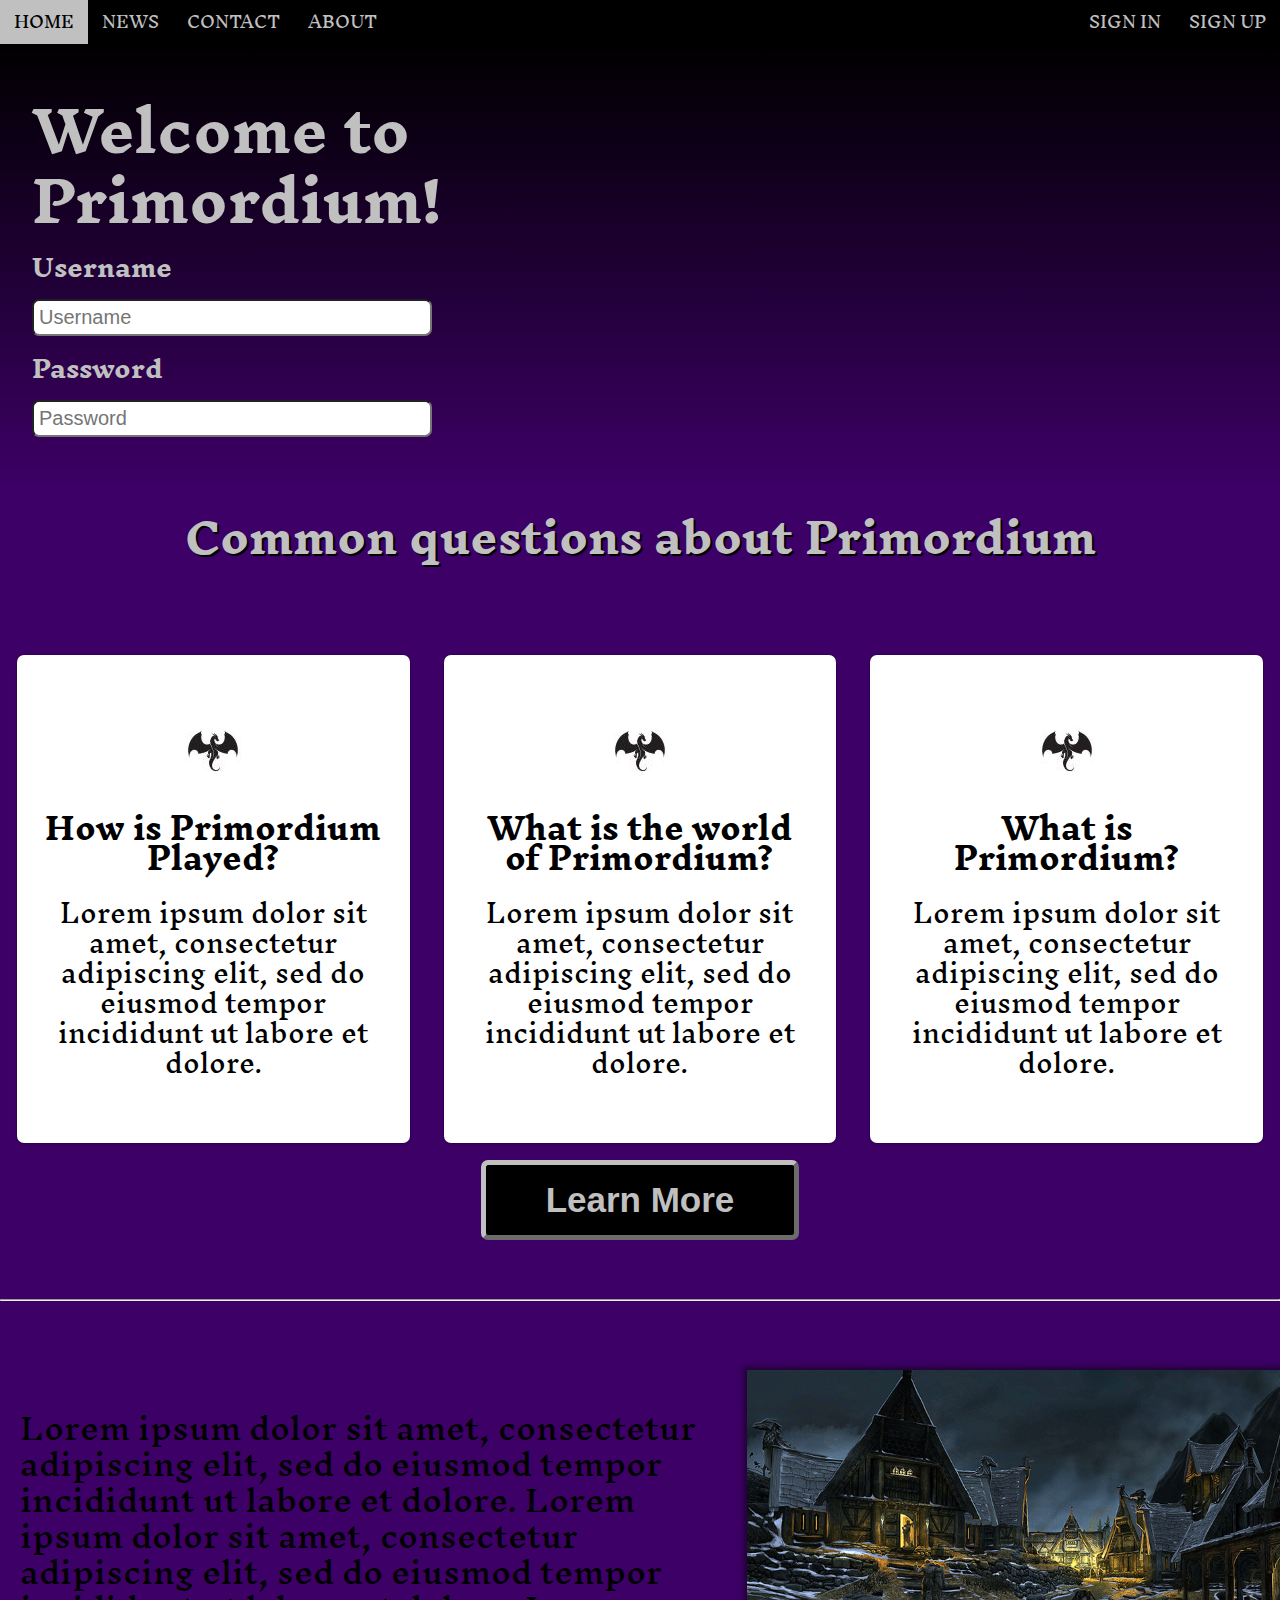
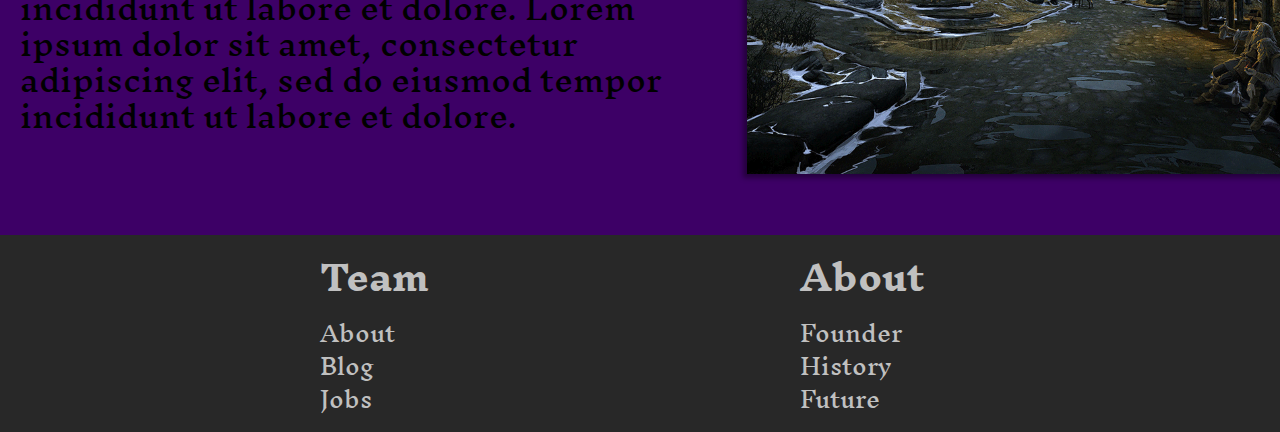
<file: index.html>
<!DOCTYPE html>
<html>
    <head>
        <title>Primordium</title>
        <link rel="preconnect" href="https://fonts.googleapis.com">
        <link rel="preconnect" href="https://fonts.gstatic.com" crossorigin>
        <link href="https://fonts.googleapis.com/css2?family=Cormorant+SC:wght@600&family=Inknut+Antiqua:wght@300&family=Meddon&display=swap" rel="stylesheet">
        <link rel="stylesheet" href="main.css"> <!must be in the head>
    </head>
    
    <body>
        <nav>
            <ul class="topnav" id="dropdown_click">
                <li><a class="active" href="#home">Home</a></li>
                <li><a href="#news">News</a></li>
                <li><a href="#contact">Contact</a></li>
                <li><a href="#about">About</a></li>
                <li class="topnav_right"><a href="#sign_up">Sign Up</a></li>
                <li class="topnav_right"><a href="#sign_in">Sign In</a></li>
                <li class="dropdown_icon"><a href="javascript:void(0);" onClick="dropdown_menu()">&#9776;</a></li>
            </ul>
        </nav>
        
        <div class="container" id="section_1_gradient">
            <div class="row">
                <div class="col-6">
                    <div class="left-side-col">
                        <h1 class="large_text">Welcome to Primordium!</h1>
                    </div>
                    <form>
                        <div class="left-side-col">
                            <h2>Username</h2>
                            <input class="login_box" type="text" name="username" placeholder="Username">
                            <h2>Password</h2>
                            <input class="login_box" type="text" name="password" placeholder="Password">
                        </div>
                    </form>
                </div>
                <div class="col-6">
                    <div class= "right-side-col">
                        <div class="video_container">
                            <iframe width="560" height="315" src="https://www.youtube.com/embed/JJ5x61IUFdU" title="YouTube video player" frameborder="0" allow="accelerometer; autoplay; clipboard-write; encrypted-media; gyroscope; picture-in-picture" allowfullscreen></iframe>
                        </div>
                    </div>           
                </div>
            </div>
        </div>
        
        <header>
            <h1 class="section-2-header">Common questions about Primordium</h1>
            <div class="container">
                <div class="row">
                    <div class="col-4">
                        <div class="box">          
                            <div class="icon">
                                <img src="LittleDragon.jpg">
                            </div>
                            <label>How is Primordium Played?</label>
                            <p>Lorem ipsum dolor sit amet, consectetur adipiscing elit, sed do eiusmod tempor incididunt ut labore et dolore.</p>
                        </div>
                    </div>
                    <div class="col-4">
                        <div class="box">          
                            <div class="icon">
                                <img src="LittleDragon.jpg">
                            </div>
                            <label>What is the world of Primordium?</label>
                            <p>Lorem ipsum dolor sit amet, consectetur adipiscing elit, sed do eiusmod tempor incididunt ut labore et dolore.</p>
                        </div>
                    </div>
                    <div class="col-4">
                        <div class="box">          
                            <div class="icon">
                                <img src="LittleDragon.jpg">
                            </div>
                            <label>What is Primordium?</label>
                            <p>Lorem ipsum dolor sit amet, consectetur adipiscing elit, sed do eiusmod tempor incididunt ut labore et dolore.</p>
                        </div>
                    </div>
                </div>
                <div class="row">
                    <div class="col-12">
                        <button class="learn-more">Learn More</button>
                    </div>
                </div>
            </div>
            <hr>
            <div class="container">
                <div class="row">
                    <div class="col-7">
                        <article>
                            <p>Lorem ipsum dolor sit amet, consectetur adipiscing elit, sed do eiusmod tempor incididunt ut labore et dolore. Lorem ipsum dolor sit amet, consectetur adipiscing elit, sed do eiusmod tempor incididunt ut labore et dolore. Lorem ipsum dolor sit amet, consectetur adipiscing elit, sed do eiusmod tempor incididunt ut labore et dolore.</p>
                        </article>
                    </div>
                    <div class="col-5">
                        <div class="fantasy-town">
                            <img src="Fantasy%20Town%20Small.png">
                        </div>
                    </div>
                </div>
            </div>
        </header>
        
        <footer class="home-footer">
            <div class="row">         
                <div class="col-6 mobile-stack">
                    <h1>Team</h1>
                    <ul>
                        <li>About</li>
                        <li>Blog</li>
                        <li>Jobs</li>
                    </ul>
                </div>
                <div class="col-6 mobile-stack">
                    <h1>About</h1>
                    <ul>
                        <li>Founder</li>
                        <li>History</li>
                        <li>Future</li>
                    </ul>
                </div> 
            </div>
        </footer>
        
                
            
            
<!--
            <h2>This site is a fully functional game assistant for the Table-Top Game: Primordium</h2>
        
        
        <div class="row">
            <div class="col-3">
                <img src="Wolf%20Logo.jpg" class="borderImg">
            </div>
            <div class="col-6">
                <img src="Wolf%20Logo.jpg" class="borderImg">
            </div>
            <div class="col-3">
                <img src="Wolf%20Logo.jpg" class="borderImg">
            </div>
        </div>
        
        
            <hr>
           
                <a href="#">Home</a>
                <a href="#">About</a>
            
            <br>
            <br>
            
                <button class="button">New Character</button>  <!Button to add character to DB>
                <button class="button">Load Character</button>  <!Button to load character from DB>
                <button class="button">GM Calculator</button>  <!Button to add enemy to DB> 
            
        <hr>           
            
        <h1>Contact us</h1>
        <form>
            <h3>Name: <input class="contact-form" type="text"></h3>
            <h3>Email: <input class="contact-form" type="text"></h3>
            <button class="button">SUBMIT</button>
        </form>
        <h2>**This is a test and is not to be viewed or used as a final version**</h2> <!Disclaimer message for bottom of page>
-->
        
   
    
    
    
    <script>
        function dropdown_menu() {
            var x = document.getElementById("dropdown_click");
            if (x.className === "topnav") {
                x.className += " responsive";
                /* change topnav to topnav.responsive */
            } else {
                x.className = "topnav";
            }
        }
    </script>
    
    </body>
</html>
</file>
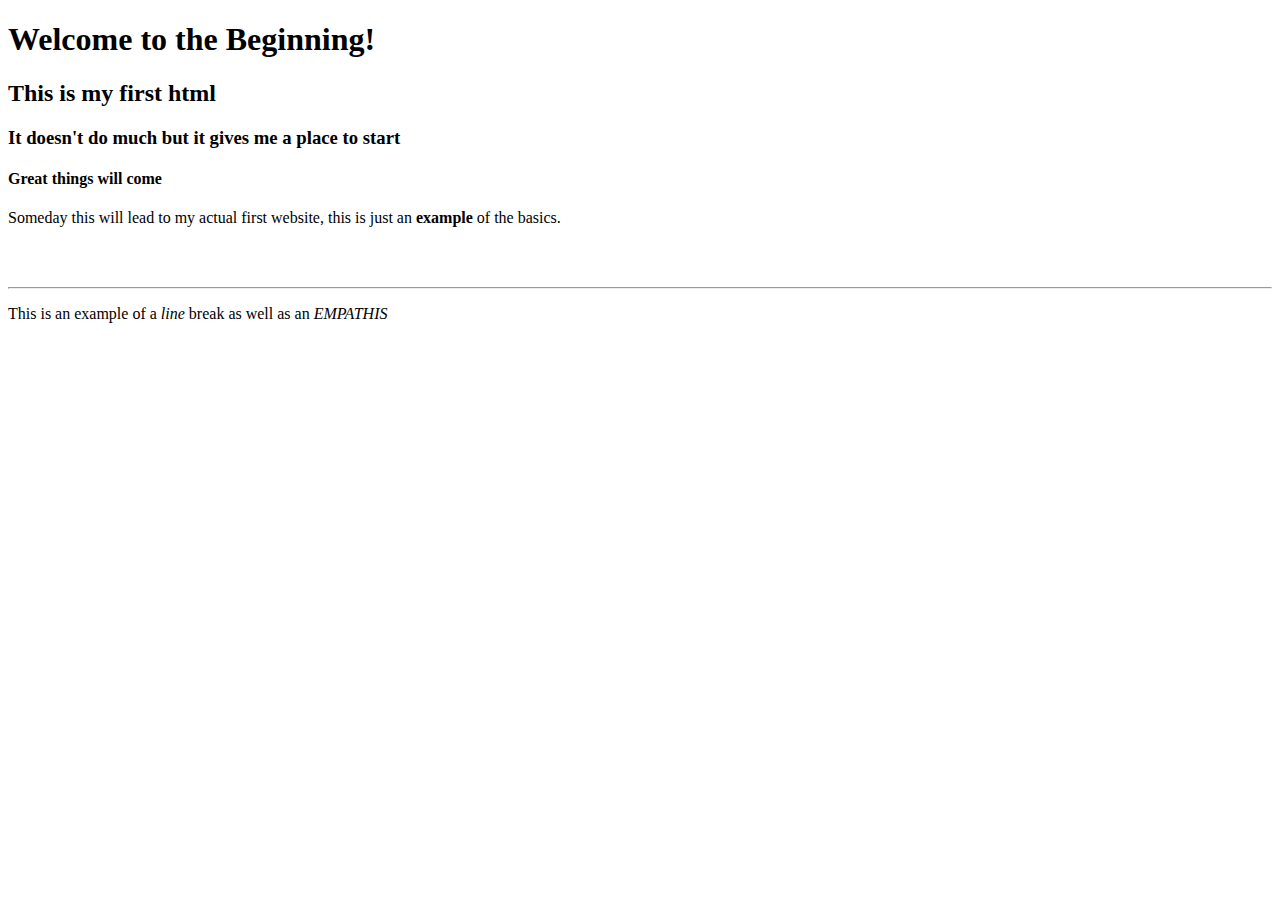
<file: hello.html>
<!DOCTYPE html>
<html>
    <head>
            <title>My first html!</title>
    </head>
    <body>
        <h1>Welcome to the Beginning!</h1>
        <h2>This is my first html</h2>
        <h3>It doesn't do much but it gives me a place to start</h3>
        <h4>Great things will come</h4>
        <p>Someday this will lead to my actual first website, this is just an <b>example</b> of the basics.</p>
        
        <br>
        <br>
        <hr>
        <p>This is an example of a <em>line</em> break as well as an <em>EMPATHIS</em></p>
    </body>
</html>
</file>
<file: main.css>
/*# Defaults #*/
nav,
header,
footer {
    display: block;
}



body {
    font-family: 'Inknut Antiqua', serif, sans-serif;
    line-height: 1;
    margin: 0;
    background-color: #3d0066;
}

label {
    font-size: 30px;
    font-weight: bold;
}

p {
    font-size: 25px;
    line-height: 1.2;
}

article p {
    font-size: 30px;
    padding: 20px;
    
}

button {
    font-size: 35px;
    font-weight: bold;
    color: #3d0066;
    background-color: black;
    padding: 5px 20px;
    display: block;
    text-align: center;
    margin: 5px;
    border-radius: 7px;
}

.container {
    width: 100%;
    margin: auto;
    padding-top: 4%;
    padding-bottom: 4%;
}

.row {
    display: flex;
    width: 100%;
    flex-wrap: wrap;
    align-items: center;
    
}

.row::after {
    display: table;
    clear: both;
    content: "";
}

.col-1 {width: 8.33%;}
.col-2 {width: 16.66%;}
.col-3 {width: 25%;}
.col-4 {width: 33.33%;}
.col-5 {width: 41.66%;}
.col-6 {width: 50%;}
.col-7 {width: 58.33%;}
.col-8 {width: 66.66%;}
.col-9 {width: 75%;}
.col-10 {width: 83.33%;}
.col-11 {width: 91.66%;}
.col-12 {width: 100%;}

* {
    box-sizing: border-box;
}


/*#  Nav Bar #*/

nav {
    width: 100%;
    margin: 0;
}

nav ul {
    background-color: #000;
    overflow: hidden;
    margin: 0;
    padding: 0;
}

ul.topnav li {
    list-style: none;
    float: left;
}

ul.topnav li.topnav_right {
    float: right;
}

ul.topnav li a {
    display: block;
    text-decoration: none;
    font-family: 'Inknut Antiqua', serif, sans-serif;
    min-height: 16px;
    text-align: center;
    padding: 14px;
    text-transform: uppercase;
    color: silver;
}

ul.topnav li a:hover {
    background-color: silver;
    color: black;
}

ul.topnav li.dropdown_icon {
    display: none;
}



/*# Custom Styles #*/

#section_1_gradient {
    background-image: linear-gradient(#000, #3d0066);
}

div.box {
    text-align: center;
    margin: 4%;
    padding: 36px 24px 40px 24px;
    border-radius: 7px;
    background-color: #fff;
    box-shadow: 0 0 0 1px rgba(0,0,0,.15),
        0 2px 3px 0 rgba(0,0,0,.1);
}

div.fantasy-town img {
    display: block;
    margin: auto;
    box-shadow: 0/*Horizontal*/ 0/*Vertical*/ 5px/*Blur*/ 4px/*Spread*/ rgba(0,0,0,.4); 
    overflow: hidden;
    
}

button.learn-more {
    display: block;
    margin: auto;
    color: silver;
    border-color: silver;
    border-width: thick;
    padding: 15px 60px;
}

div.icon {
    width 100%
}

.left-side-col {
    margin-left: 5%;
}

.right-side-col {
    margin-left: 5%;
}

h1.large_text {
    color: silver;
    font-size: 56px;
    margin: 0;
    line-height: 70px
}

h1.medium_text {
    color: silver;
    font-size: 40px;
    margin: 0;
    line-height: 70px
}

h1.section-2-header {
    font-size: 42px;
    text-align: center;
    color: silver;
    text-shadow: 2px 2px black;
}

form h2 {
    color: silver;
}

input[type="text"] {
    font-size: 20px;
    width: 400px;
    min-width:100px;
    padding: 5px;
    border-radius: 7px;
}

footer.home-footer {
    background-color: 	#282828;
    padding-left:25%;
}

footer.home-footer h1 {
    color: silver;
    font-size: 35px;
}

footer.home-footer ul {
    list-style: none;
    text-align: left;
    padding-left: 0;
}

footer.home-footer ul li {
    color: silver;
    font-size: 22px;
    line-height: 1.5;
}




/*# Mobile #*/

@media screen and (max-width: 680px) {
    ul.topnav li:not(:nth-child(1)) {
        display: none;
    }
    
    ul.topnav li.dropdown_icon {
        display: block;
        float: right;
    }
    
    ul.topnav.responsive li.dropdown_icon {
        position: absolute;
        top: 0;
        right: 0;
    }
    
    ul.topnav.responsive {
        position: relative;
    }
    
    ul.topnav.responsive li {
        display: inline;
        float: none;
    }
    
    ul.topnav.responsive li a {
        display: block;
        text-align: left;
        
    }
    
    h1.section-2-header {
        font-size: 35px;
        text-align: center;
    }
    
    article p {
        font-size: 25px;
    }
    
    [class*="col-"]{
        width: 100%;
        margin: 0;
    }
    
    div.mobile-stack {
        width: 50%;
    }
    
    div.box {
        padding: 5px;
        display: block;
    }
    
    div.fantasy-town {
        margin: 5px;
    }
    
    div.fantasy-town img {
        width: 100%;    
    }
    
    div.left-side-col,
    div.right-side-col {
        margin: 5%;
    }
    
    input[type="text"] {
        width:350px;
    }
    
    .video_container iframe {
        position: relative;
        width: 100%;
        margin: 0;
        overflow: hidden;
    }
}

/*
.contact-form {
    background-color: silver;
}

img {
    max-width: 100%;
    height: auto;
    padding: 5px;
    opacity: 1;
    margin: auto;
    display: block;
}

.borderImg {
   
    border-radius: 10px;
    width: 150px;
    height: 150px;
    border:2px solid #ddd;
    padding: 5px;
    
}

button {
    color: Black;
    background: silver;
    border-radius: 10px;
    border: none;
    font-size:14px;
    padding: 10px;
    font-family: 'Inknut Antiqua', serif, sans-serif;
}

h1 {
    color: silver;
    line-height: 2rem;
    font-family: 'Cormorant SC', serif, sans-serif;
}

h2 {
    color: silver;
    line-height: 2rem;
    font-family: 'Inknut Antiqua', serif, sans-serif;
}

h3 {
    color: silver;
    line-height: 2rem;
    font-family: 'Meddon', cursive, sans-serif;
}

* {
    box-sizing: border-box;
}

[class*="col-"]{
    border: 2px solid red;
    padding: 15px;
    float: left;
}

*/
</file>
